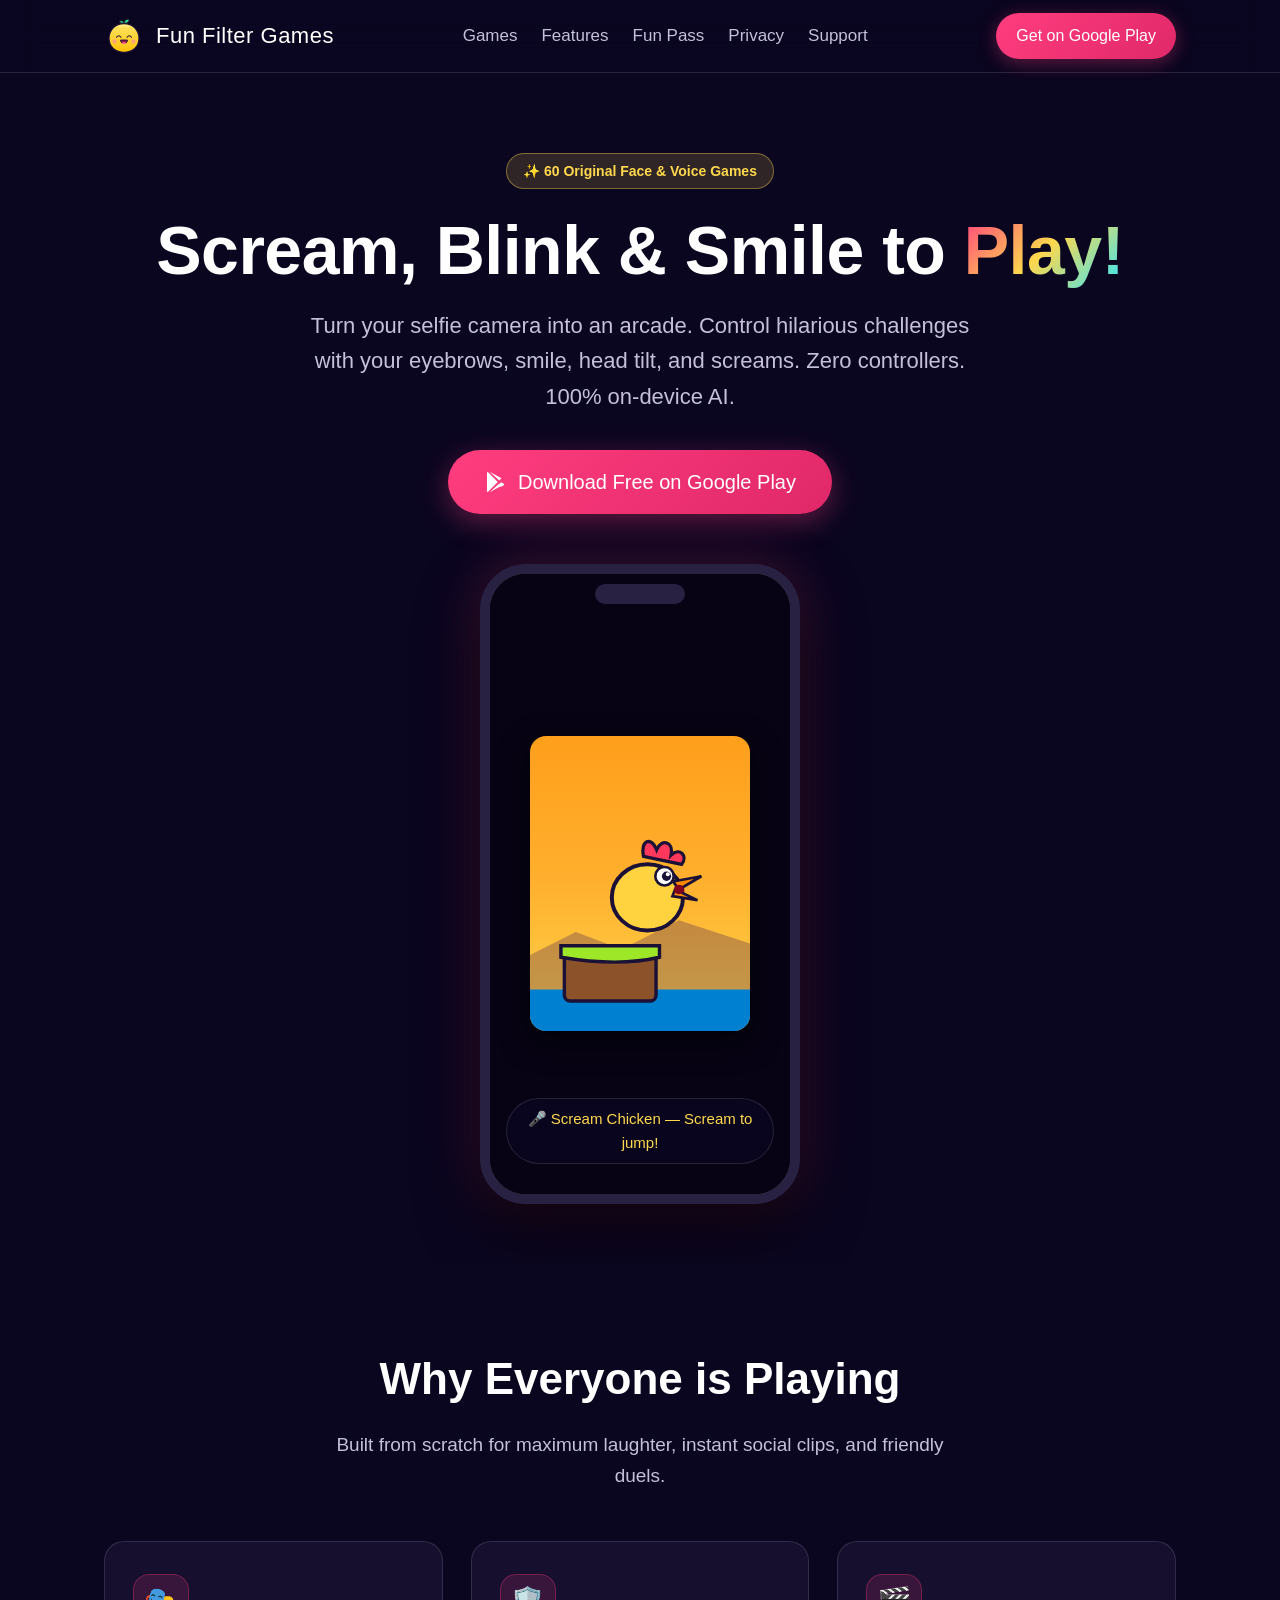
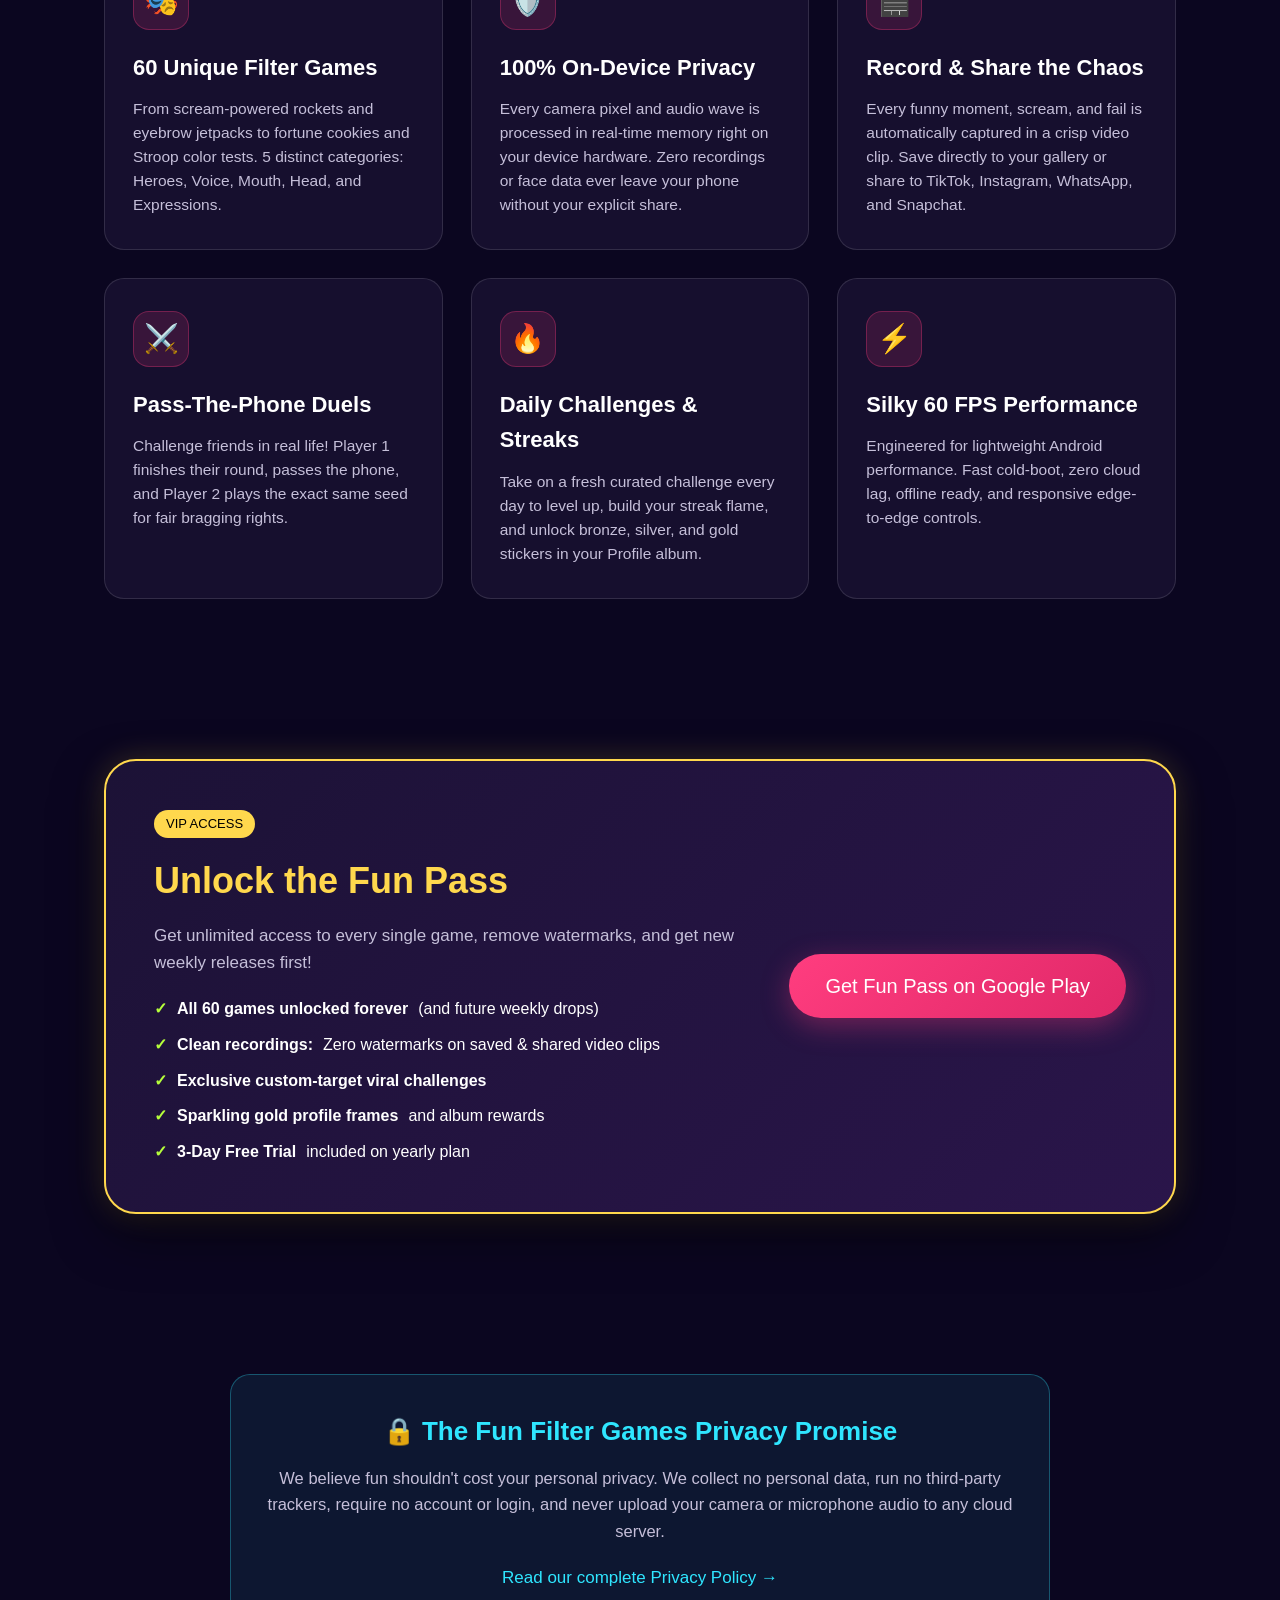
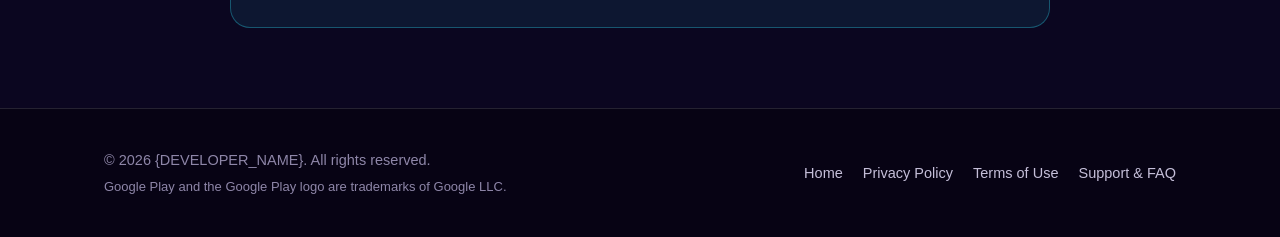
<file: index.html>
<!DOCTYPE html>
<html lang="en">
<head>
  <meta charset="utf-8">
  <meta name="viewport" content="width=device-width, initial-scale=1">
  <title>Fun Filter Games — 60 Hilarious Face & Voice Filter Games</title>
  <meta name="description" content="Scream, blink & smile to play 60 hilarious face filter games on Android. Real-time on-device AI camera games. Record clips & share the chaos!">
  
  <!-- Open Graph / Facebook -->
  <meta property="og:type" content="website">
  <meta property="og:url" content="https://naeemsabir1.github.io/fun-filter-games/">
  <meta property="og:title" content="Fun Filter Games — 60 Hilarious Face & Voice Games">
  <meta property="og:description" content="Scream, blink & smile to play 60 hilarious face filter games! 100% on-device privacy. Record and share!">
  <meta property="og:image" content="https://naeemsabir1.github.io/fun-filter-games/og-image.png">

  <!-- Twitter -->
  <meta property="twitter:card" content="summary_large_image">
  <meta property="twitter:url" content="https://naeemsabir1.github.io/fun-filter-games/">
  <meta property="twitter:title" content="Fun Filter Games — 60 Hilarious Face & Voice Games">
  <meta property="twitter:description" content="Scream, blink & smile to play 60 hilarious face filter games! 100% on-device privacy. Record and share!">
  <meta property="twitter:image" content="https://naeemsabir1.github.io/fun-filter-games/og-image.png">

  <link rel="stylesheet" href="css/style.css">
  <link rel="icon" type="image/svg+xml" href="assets/common/boop_smile.svg">
</head>
<body>

  <!-- Navigation -->
  <header>
    <div class="container nav-wrap">
      <a href="./" class="brand">
        <img src="assets/common/boop_smile.svg" alt="Boop Mascot">
        <span>Fun Filter Games</span>
      </a>
      <nav class="nav-links">
        <a href="#games">Games</a>
        <a href="#features">Features</a>
        <a href="#pass">Fun Pass</a>
        <a href="privacy/">Privacy</a>
        <a href="support/">Support</a>
      </nav>
      <a href="https://play.google.com/store/apps/details?id=com.funfiltergames.app" class="nav-btn" target="_blank" rel="noopener">
        <span>Get on Google Play</span>
      </a>
    </div>
  </header>

  <!-- Hero Section -->
  <section class="hero">
    <div class="container">
      <div class="hero-badge">✨ 60 Original Face & Voice Games</div>
      <h1>Scream, Blink &amp; Smile to <span class="gradient">Play!</span></h1>
      <p class="lead">Turn your selfie camera into an arcade. Control hilarious challenges with your eyebrows, smile, head tilt, and screams. Zero controllers. 100% on-device AI.</p>
      
      <div class="hero-cta">
        <a href="https://play.google.com/store/apps/details?id=com.funfiltergames.app" class="btn-primary" target="_blank" rel="noopener">
          <svg width="24" height="24" viewBox="0 0 24 24" fill="currentColor"><path d="M3.609 1.814L13.792 12 3.61 22.186a2.03 2.03 0 0 1-.61-1.464V3.278c0-.568.225-1.092.609-1.464zm11.606 11.609l2.253 2.253-11.77 6.643 9.517-8.896zm0-2.846L5.698 1.682l11.77 6.643-2.253 2.252zm1.423 1.423l2.844 1.605c.875.494.875 1.306 0 1.8l-2.844 1.605-2.015-2.01 2.015-2remz"/></svg>
          <span>Download Free on Google Play</span>
        </a>
      </div>

      <!-- Phone Mockup with 3 Game Highlights -->
      <div class="mockup-wrap">
        <div class="phone-mockup">
          <div class="phone-notch"></div>
          <div class="mockup-screen">
            <div class="mockup-carousel" id="mockupCarousel">
              <div class="mockup-slide">
                <img src="assets/covers/scream-chicken.svg" alt="Scream Chicken Cover">
                <div class="mockup-caption">🎤 Scream Chicken — Scream to jump!</div>
              </div>
              <div class="mockup-slide">
                <img src="assets/covers/pizza-rain.svg" alt="Pizza Rain Cover">
                <div class="mockup-caption">🍕 Pizza Rain — Open wide to eat!</div>
              </div>
              <div class="mockup-slide">
                <img src="assets/covers/blink-bird.svg" alt="Blink Bird Cover">
                <div class="mockup-caption">👀 Blink Bird — Blink to flap!</div>
              </div>
            </div>
          </div>
        </div>
      </div>
    </div>
  </section>

  <!-- Features Grid -->
  <section class="section" id="features">
    <div class="container">
      <h2 class="section-title">Why Everyone is Playing</h2>
      <p class="section-sub">Built from scratch for maximum laughter, instant social clips, and friendly duels.</p>
      
      <div class="grid-3">
        <div class="feature-card">
          <div class="feature-icon">🎭</div>
          <h3>60 Unique Filter Games</h3>
          <p>From scream-powered rockets and eyebrow jetpacks to fortune cookies and Stroop color tests. 5 distinct categories: Heroes, Voice, Mouth, Head, and Expressions.</p>
        </div>

        <div class="feature-card">
          <div class="feature-icon">🛡️</div>
          <h3>100% On-Device Privacy</h3>
          <p>Every camera pixel and audio wave is processed in real-time memory right on your device hardware. Zero recordings or face data ever leave your phone without your explicit share.</p>
        </div>

        <div class="feature-card">
          <div class="feature-icon">🎬</div>
          <h3>Record &amp; Share the Chaos</h3>
          <p>Every funny moment, scream, and fail is automatically captured in a crisp video clip. Save directly to your gallery or share to TikTok, Instagram, WhatsApp, and Snapchat.</p>
        </div>

        <div class="feature-card">
          <div class="feature-icon">⚔️</div>
          <h3>Pass-The-Phone Duels</h3>
          <p>Challenge friends in real life! Player 1 finishes their round, passes the phone, and Player 2 plays the exact same seed for fair bragging rights.</p>
        </div>

        <div class="feature-card">
          <div class="feature-icon">🔥</div>
          <h3>Daily Challenges &amp; Streaks</h3>
          <p>Take on a fresh curated challenge every day to level up, build your streak flame, and unlock bronze, silver, and gold stickers in your Profile album.</p>
        </div>

        <div class="feature-card">
          <div class="feature-icon">⚡</div>
          <h3>Silky 60 FPS Performance</h3>
          <p>Engineered for lightweight Android performance. Fast cold-boot, zero cloud lag, offline ready, and responsive edge-to-edge controls.</p>
        </div>
      </div>
    </div>
  </section>

  <!-- Fun Pass Section -->
  <section class="section" id="pass">
    <div class="container">
      <div class="pass-box">
        <div class="pass-info">
          <span class="badge">VIP ACCESS</span>
          <h2>Unlock the Fun Pass</h2>
          <p>Get unlimited access to every single game, remove watermarks, and get new weekly releases first!</p>
          <ul class="pass-perks">
            <li><span class="check">✓</span> <strong>All 60 games unlocked forever</strong> (and future weekly drops)</li>
            <li><span class="check">✓</span> <strong>Clean recordings:</strong> Zero watermarks on saved &amp; shared video clips</li>
            <li><span class="check">✓</span> <strong>Exclusive custom-target viral challenges</strong></li>
            <li><span class="check">✓</span> <strong>Sparkling gold profile frames</strong> and album rewards</li>
            <li><span class="check">✓</span> <strong>3-Day Free Trial</strong> included on yearly plan</li>
          </ul>
        </div>
        <div>
          <a href="https://play.google.com/store/apps/details?id=com.funfiltergames.app" class="btn-primary" target="_blank" rel="noopener">
            <span>Get Fun Pass on Google Play</span>
          </a>
        </div>
      </div>
    </div>
  </section>

  <!-- Privacy Promise Section -->
  <section class="section">
    <div class="container">
      <div class="privacy-banner">
        <h3>🔒 The Fun Filter Games Privacy Promise</h3>
        <p>We believe fun shouldn't cost your personal privacy. We collect no personal data, run no third-party trackers, require no account or login, and never upload your camera or microphone audio to any cloud server.</p>
        <a href="privacy/">Read our complete Privacy Policy →</a>
      </div>
    </div>
  </section>

  <!-- Footer -->
  <footer>
    <div class="container footer-wrap">
      <div>
        <p>© 2026 {DEVELOPER_NAME}. All rights reserved.</p>
        <p style="font-size:13px; margin-top:4px;">Google Play and the Google Play logo are trademarks of Google LLC.</p>
      </div>
      <div class="footer-links">
        <a href="./">Home</a>
        <a href="privacy/">Privacy Policy</a>
        <a href="terms/">Terms of Use</a>
        <a href="support/">Support &amp; FAQ</a>
      </div>
    </div>
  </footer>

  <script>
    // Simple phone mockup animation cycling through the 3 hero games
    let currentSlide = 0;
    const carousel = document.getElementById('mockupCarousel');
    if (carousel) {
      setInterval(() => {
        currentSlide = (currentSlide + 1) % 3;
        carousel.style.transform = `translateX(-${currentSlide * 100}%)`;
      }, 3500);
    }
  </script>
</body>
</html>
</file>
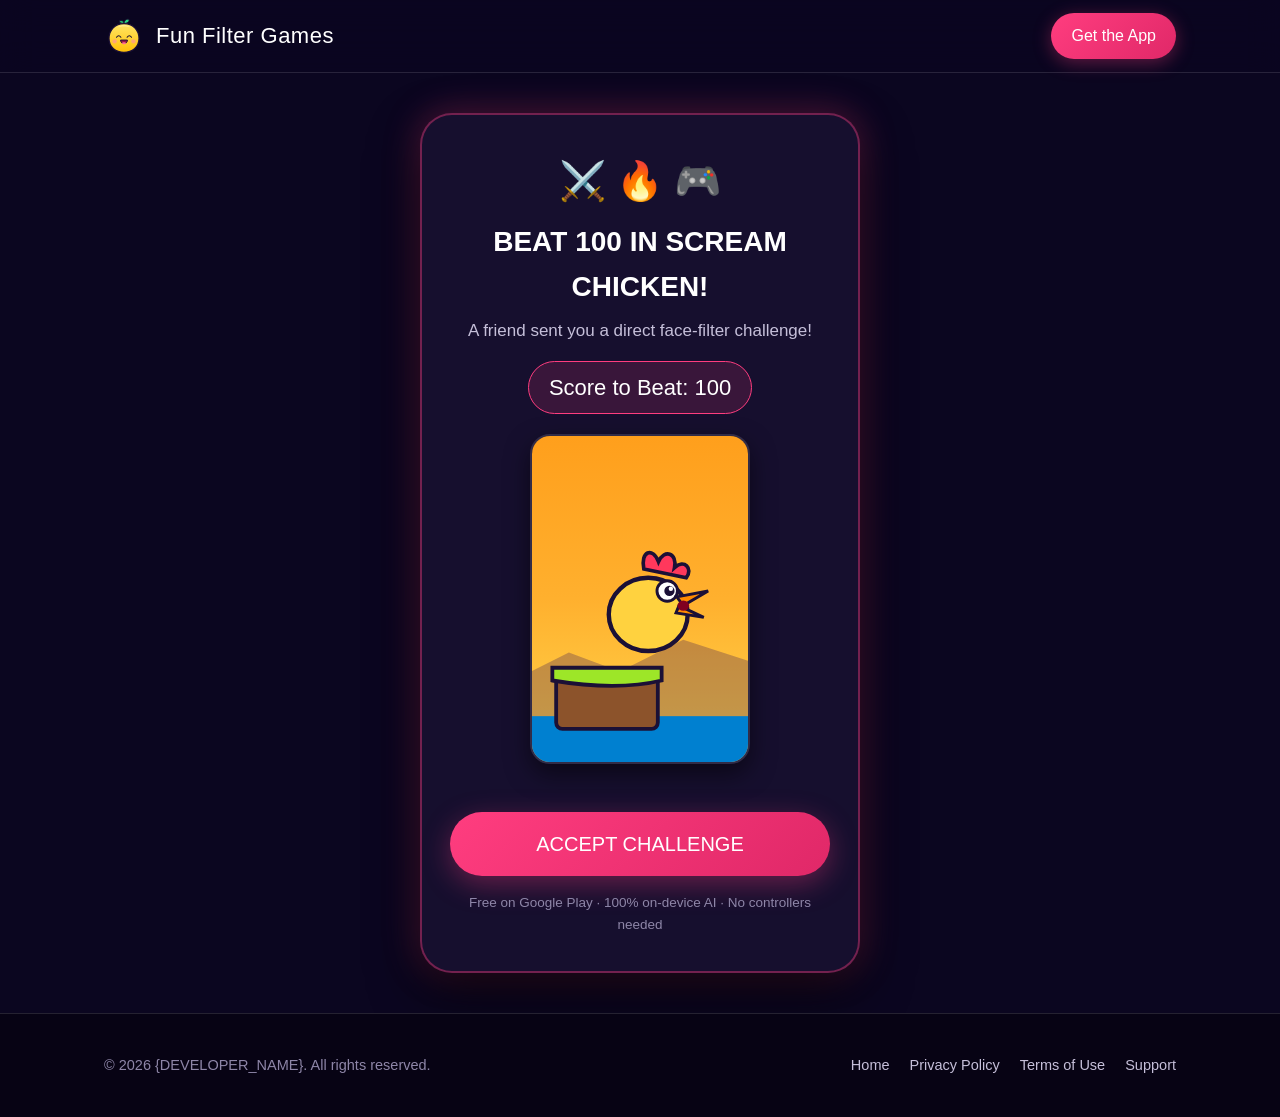
<file: c/index.html>
<!DOCTYPE html>
<html lang="en">
<head>
  <meta charset="utf-8">
  <meta name="viewport" content="width=device-width, initial-scale=1">
  <title>Can You Beat Me? — Fun Filter Games Challenge</title>
  <meta name="description" content="A friend has challenged you to beat their score in Fun Filter Games! Play for free on Google Play.">
  <link rel="stylesheet" href="../css/style.css">
  <link rel="icon" type="image/svg+xml" href="../assets/common/boop_smile.svg">
</head>
<body>

  <!-- Navigation -->
  <header>
    <div class="container nav-wrap">
      <a href="../" class="brand">
        <img src="../assets/common/boop_smile.svg" alt="Boop Mascot">
        <span>Fun Filter Games</span>
      </a>
      <a href="https://play.google.com/store/apps/details?id=com.funfiltergames.app" class="nav-btn" target="_blank" rel="noopener">
        <span>Get the App</span>
      </a>
    </div>
  </header>

  <main class="challenge-wrap">
    <div class="challenge-card">
      <div style="font-size:38px; margin-bottom:8px;">⚔️ 🔥 🎮</div>
      <h1 class="challenge-title" id="challengeTitle">CAN YOU BEAT ME?</h1>
      <p style="color:var(--ink-dim); margin-bottom:16px;">A friend sent you a direct face-filter challenge!</p>

      <div class="challenge-score-box" id="scoreBadge">
        Score to Beat: <span id="targetScore">100</span>
      </div>

      <div>
        <img src="../assets/covers/scream-chicken.svg" alt="Game Cover" class="challenge-cover" id="gameCover">
      </div>

      <div style="margin-top:20px;">
        <a href="https://play.google.com/store/apps/details?id=com.funfiltergames.app" class="btn-primary" id="playBtn" style="width:100%;" target="_blank" rel="noopener">
          <span>ACCEPT CHALLENGE</span>
        </a>
      </div>

      <p style="color:var(--ink-muted); font-size:13.5px; margin-top:16px;">
        Free on Google Play · 100% on-device AI · No controllers needed
      </p>
    </div>
  </main>

  <!-- Footer -->
  <footer>
    <div class="container footer-wrap">
      <div>
        <p>© 2026 {DEVELOPER_NAME}. All rights reserved.</p>
      </div>
      <div class="footer-links">
        <a href="../">Home</a>
        <a href="../privacy/">Privacy Policy</a>
        <a href="../terms/">Terms of Use</a>
        <a href="../support/">Support</a>
      </div>
    </div>
  </footer>

  <script>
    // Parse query params g (gameId), s (targetScore), k (seed) per A11.3
    const params = new URLSearchParams(window.location.search);
    const gameId = (params.get('g') || 'scream-chicken').toLowerCase().replace(/[^a-z0-9_-]/g, '');
    const score = parseInt(params.get('s') || '100', 10);
    const seed = parseInt(params.get('k') || '42', 10);

    // Format game title from id (e.g. scream-chicken -> Scream Chicken)
    const formattedName = gameId.split('-').map(w => w.charAt(0).toUpperCase() + w.slice(1)).join(' ');

    document.getElementById('challengeTitle').textContent = `BEAT ${score} IN ${formattedName.toUpperCase()}!`;
    document.getElementById('targetScore').textContent = score;

    const coverImg = document.getElementById('gameCover');
    coverImg.src = `../assets/covers/${gameId}.svg`;
    coverImg.alt = formattedName;
    coverImg.onerror = () => {
      coverImg.src = '../assets/covers/scream-chicken.svg';
    };

    // Google Play install referrer with campaign parameters per A11.3
    const playUrl = `https://play.google.com/store/apps/details?id=com.funfiltergames.app&referrer=utm_source%3Dchallenge%26utm_content%3D${gameId}_${score}_${seed}`;
    document.getElementById('playBtn').href = playUrl;
  </script>
</body>
</html>
</file>
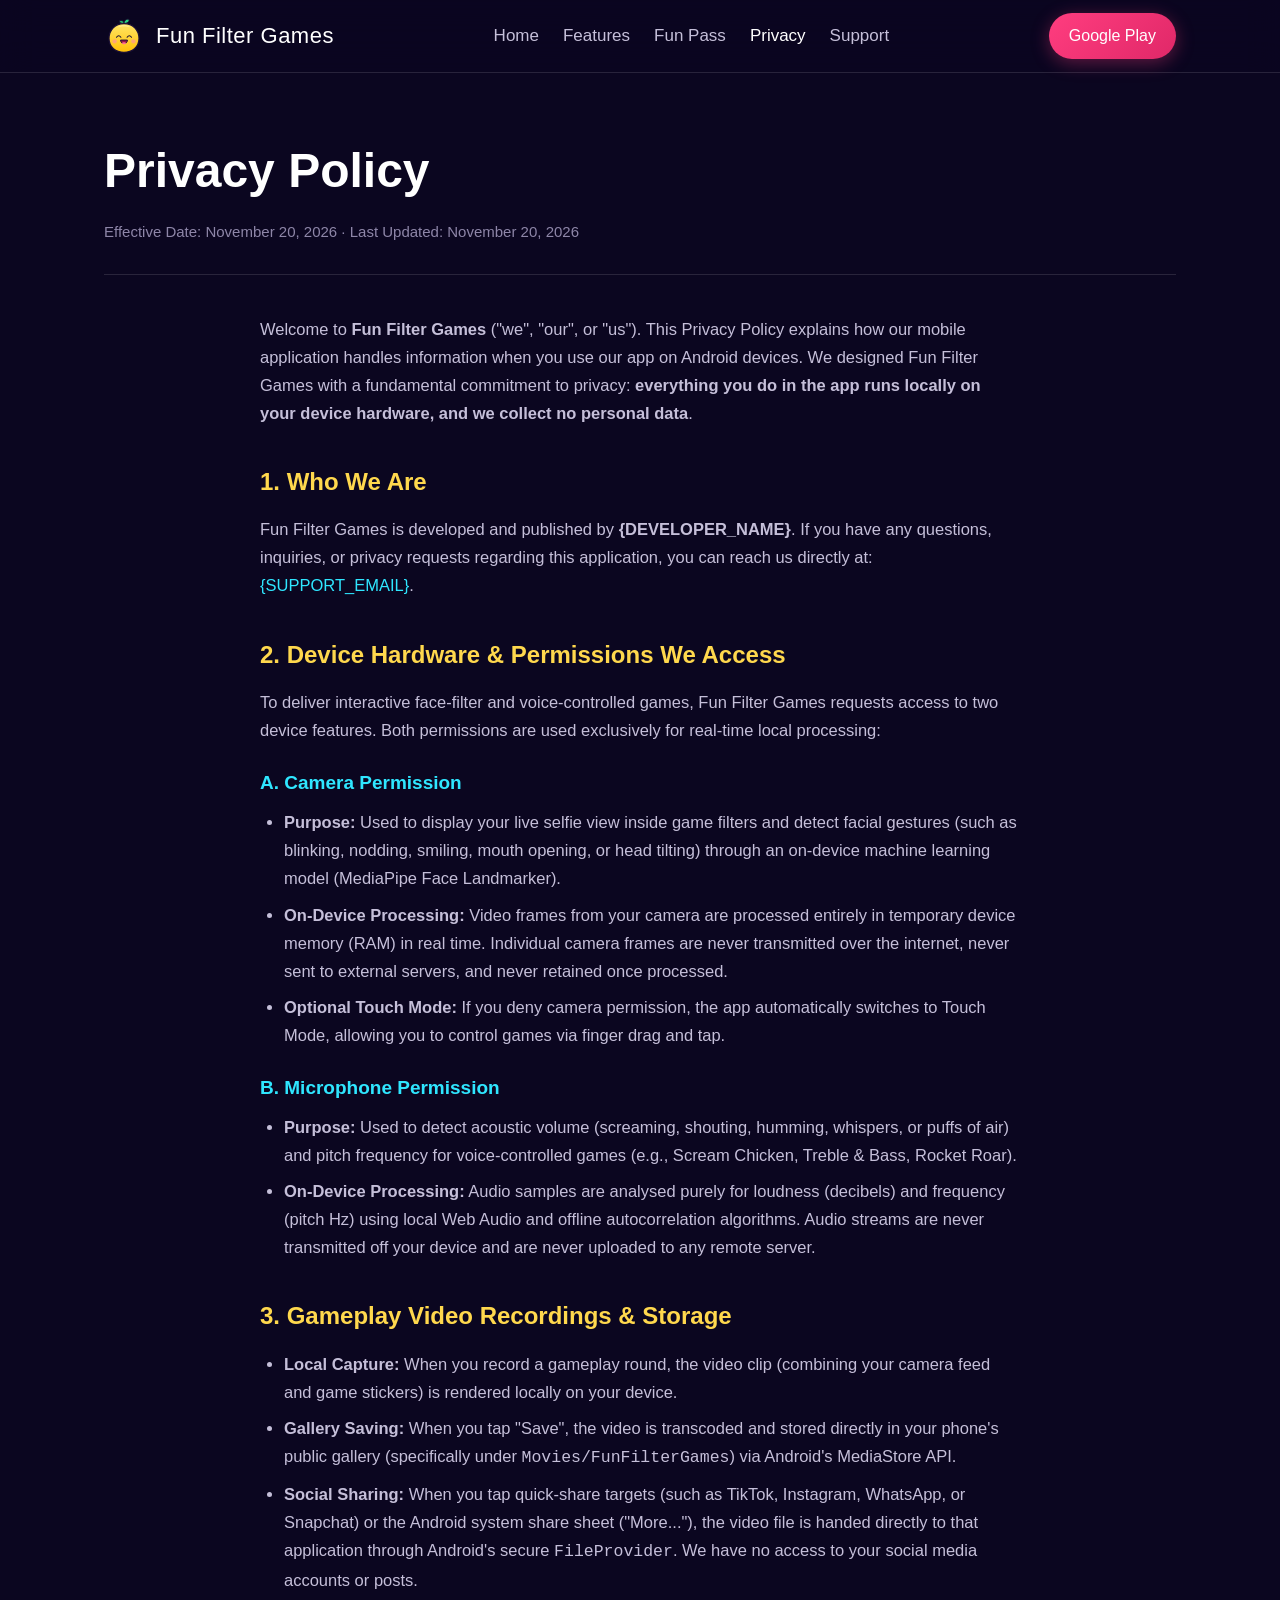
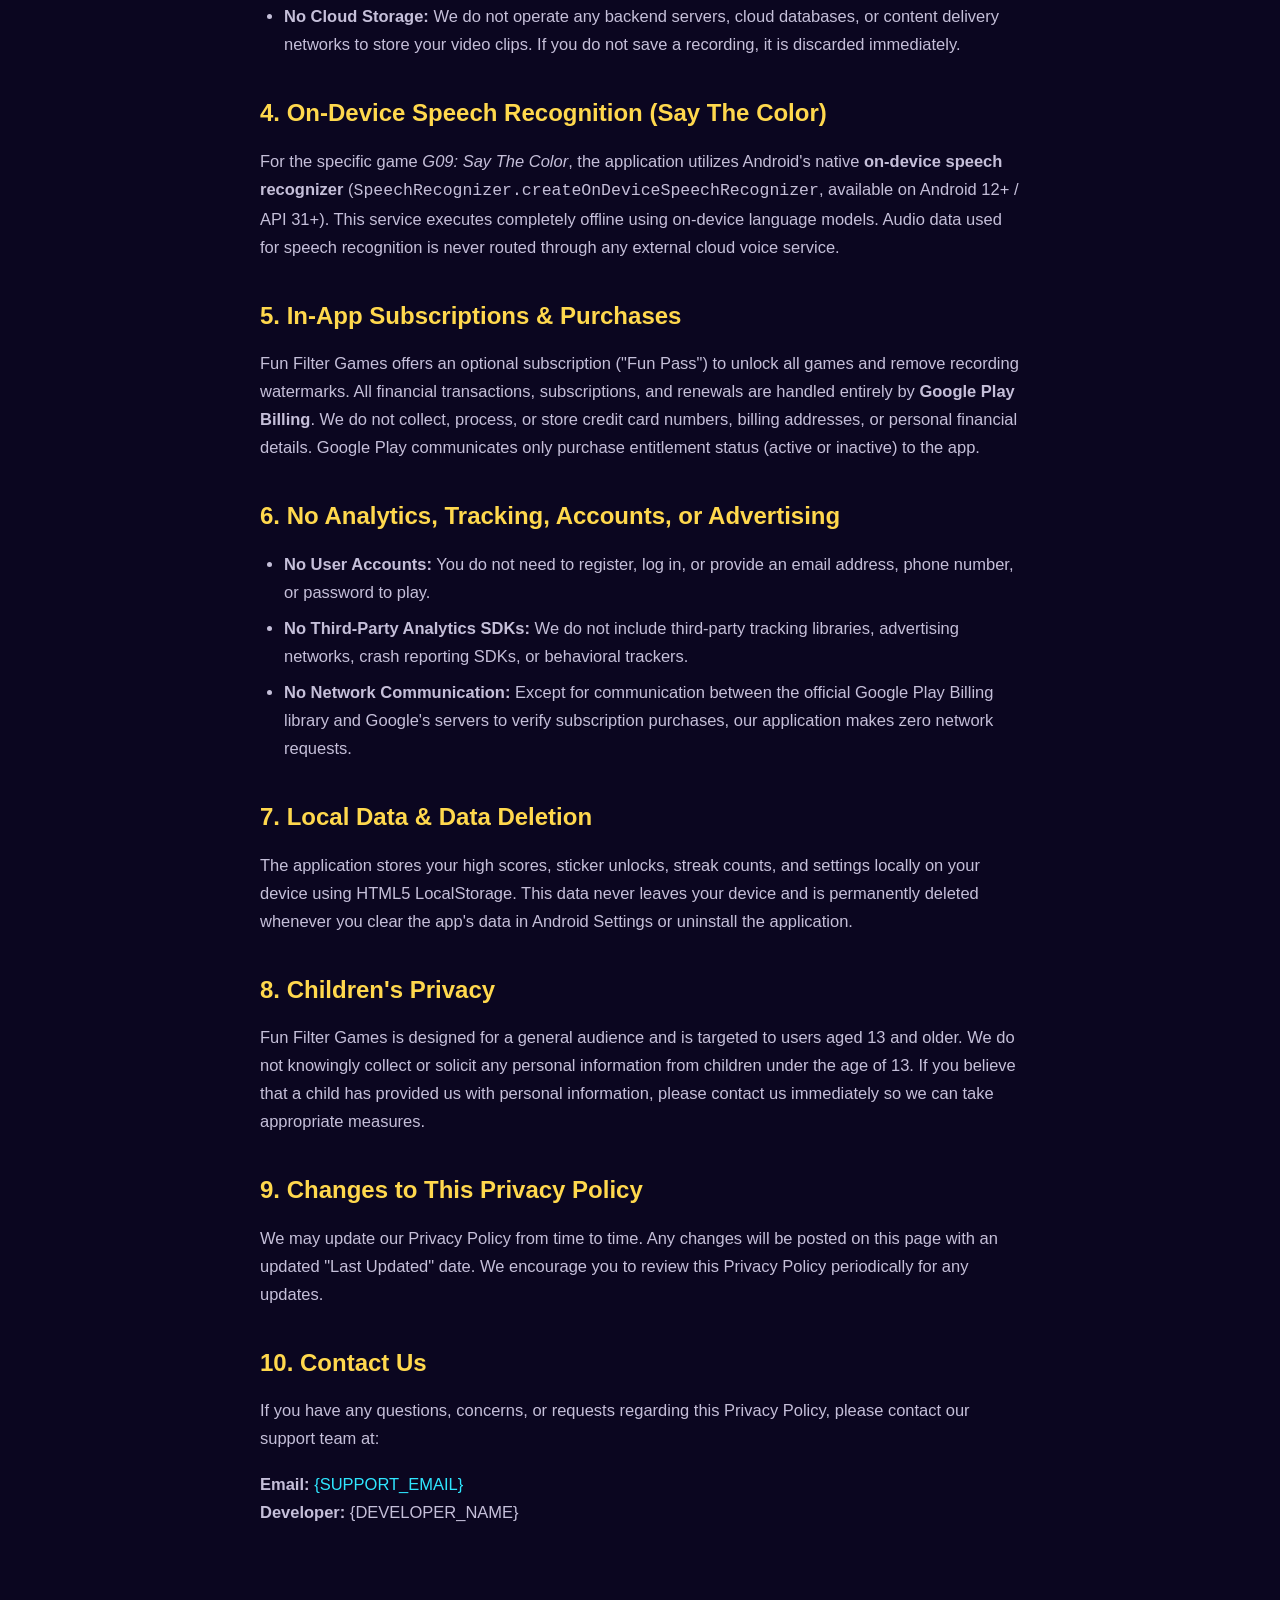
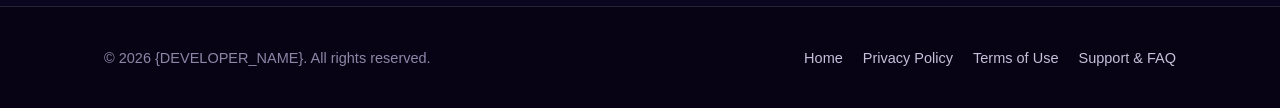
<file: privacy/index.html>
<!DOCTYPE html>
<html lang="en">
<head>
  <meta charset="utf-8">
  <meta name="viewport" content="width=device-width, initial-scale=1">
  <title>Privacy Policy — Fun Filter Games</title>
  <meta name="description" content="Official Privacy Policy for Fun Filter Games. We believe in 100% on-device processing with zero data collection and zero cloud uploads.">
  <link rel="stylesheet" href="../css/style.css">
  <link rel="icon" type="image/svg+xml" href="../assets/common/boop_smile.svg">
</head>
<body>

  <!-- Navigation -->
  <header>
    <div class="container nav-wrap">
      <a href="../" class="brand">
        <img src="../assets/common/boop_smile.svg" alt="Boop Mascot">
        <span>Fun Filter Games</span>
      </a>
      <nav class="nav-links">
        <a href="../">Home</a>
        <a href="../#features">Features</a>
        <a href="../#pass">Fun Pass</a>
        <a href="./" style="color:var(--ink);">Privacy</a>
        <a href="../support/">Support</a>
      </nav>
      <a href="https://play.google.com/store/apps/details?id=com.funfiltergames.app" class="nav-btn" target="_blank" rel="noopener">
        <span>Google Play</span>
      </a>
    </div>
  </header>

  <main class="container">
    <div class="page-header">
      <h1>Privacy Policy</h1>
      <p class="meta">Effective Date: November 20, 2026 · Last Updated: November 20, 2026</p>
    </div>

    <div class="content-body">
      <p>Welcome to <strong>Fun Filter Games</strong> ("we", "our", or "us"). This Privacy Policy explains how our mobile application handles information when you use our app on Android devices. We designed Fun Filter Games with a fundamental commitment to privacy: <strong>everything you do in the app runs locally on your device hardware, and we collect no personal data</strong>.</p>

      <h2>1. Who We Are</h2>
      <p>Fun Filter Games is developed and published by <strong>{DEVELOPER_NAME}</strong>. If you have any questions, inquiries, or privacy requests regarding this application, you can reach us directly at: <a href="mailto:{SUPPORT_EMAIL}">{SUPPORT_EMAIL}</a>.</p>

      <h2>2. Device Hardware &amp; Permissions We Access</h2>
      <p>To deliver interactive face-filter and voice-controlled games, Fun Filter Games requests access to two device features. Both permissions are used exclusively for real-time local processing:</p>
      
      <h3>A. Camera Permission</h3>
      <ul>
        <li><strong>Purpose:</strong> Used to display your live selfie view inside game filters and detect facial gestures (such as blinking, nodding, smiling, mouth opening, or head tilting) through an on-device machine learning model (MediaPipe Face Landmarker).</li>
        <li><strong>On-Device Processing:</strong> Video frames from your camera are processed entirely in temporary device memory (RAM) in real time. Individual camera frames are never transmitted over the internet, never sent to external servers, and never retained once processed.</li>
        <li><strong>Optional Touch Mode:</strong> If you deny camera permission, the app automatically switches to Touch Mode, allowing you to control games via finger drag and tap.</li>
      </ul>

      <h3>B. Microphone Permission</h3>
      <ul>
        <li><strong>Purpose:</strong> Used to detect acoustic volume (screaming, shouting, humming, whispers, or puffs of air) and pitch frequency for voice-controlled games (e.g., Scream Chicken, Treble &amp; Bass, Rocket Roar).</li>
        <li><strong>On-Device Processing:</strong> Audio samples are analysed purely for loudness (decibels) and frequency (pitch Hz) using local Web Audio and offline autocorrelation algorithms. Audio streams are never transmitted off your device and are never uploaded to any remote server.</li>
      </ul>

      <h2>3. Gameplay Video Recordings &amp; Storage</h2>
      <ul>
        <li><strong>Local Capture:</strong> When you record a gameplay round, the video clip (combining your camera feed and game stickers) is rendered locally on your device.</li>
        <li><strong>Gallery Saving:</strong> When you tap "Save", the video is transcoded and stored directly in your phone's public gallery (specifically under <code>Movies/FunFilterGames</code>) via Android's MediaStore API.</li>
        <li><strong>Social Sharing:</strong> When you tap quick-share targets (such as TikTok, Instagram, WhatsApp, or Snapchat) or the Android system share sheet ("More..."), the video file is handed directly to that application through Android's secure <code>FileProvider</code>. We have no access to your social media accounts or posts.</li>
        <li><strong>No Cloud Storage:</strong> We do not operate any backend servers, cloud databases, or content delivery networks to store your video clips. If you do not save a recording, it is discarded immediately.</li>
      </ul>

      <h2>4. On-Device Speech Recognition (Say The Color)</h2>
      <p>For the specific game <em>G09: Say The Color</em>, the application utilizes Android's native <strong>on-device speech recognizer</strong> (<code>SpeechRecognizer.createOnDeviceSpeechRecognizer</code>, available on Android 12+ / API 31+). This service executes completely offline using on-device language models. Audio data used for speech recognition is never routed through any external cloud voice service.</p>

      <h2>5. In-App Subscriptions &amp; Purchases</h2>
      <p>Fun Filter Games offers an optional subscription ("Fun Pass") to unlock all games and remove recording watermarks. All financial transactions, subscriptions, and renewals are handled entirely by <strong>Google Play Billing</strong>. We do not collect, process, or store credit card numbers, billing addresses, or personal financial details. Google Play communicates only purchase entitlement status (active or inactive) to the app.</p>

      <h2>6. No Analytics, Tracking, Accounts, or Advertising</h2>
      <ul>
        <li><strong>No User Accounts:</strong> You do not need to register, log in, or provide an email address, phone number, or password to play.</li>
        <li><strong>No Third-Party Analytics SDKs:</strong> We do not include third-party tracking libraries, advertising networks, crash reporting SDKs, or behavioral trackers.</li>
        <li><strong>No Network Communication:</strong> Except for communication between the official Google Play Billing library and Google's servers to verify subscription purchases, our application makes zero network requests.</li>
      </ul>

      <h2>7. Local Data &amp; Data Deletion</h2>
      <p>The application stores your high scores, sticker unlocks, streak counts, and settings locally on your device using HTML5 LocalStorage. This data never leaves your device and is permanently deleted whenever you clear the app's data in Android Settings or uninstall the application.</p>

      <h2>8. Children's Privacy</h2>
      <p>Fun Filter Games is designed for a general audience and is targeted to users aged 13 and older. We do not knowingly collect or solicit any personal information from children under the age of 13. If you believe that a child has provided us with personal information, please contact us immediately so we can take appropriate measures.</p>

      <h2>9. Changes to This Privacy Policy</h2>
      <p>We may update our Privacy Policy from time to time. Any changes will be posted on this page with an updated "Last Updated" date. We encourage you to review this Privacy Policy periodically for any updates.</p>

      <h2>10. Contact Us</h2>
      <p>If you have any questions, concerns, or requests regarding this Privacy Policy, please contact our support team at:</p>
      <p><strong>Email:</strong> <a href="mailto:{SUPPORT_EMAIL}">{SUPPORT_EMAIL}</a><br>
      <strong>Developer:</strong> {DEVELOPER_NAME}</p>
    </div>
  </main>

  <!-- Footer -->
  <footer>
    <div class="container footer-wrap">
      <div>
        <p>© 2026 {DEVELOPER_NAME}. All rights reserved.</p>
      </div>
      <div class="footer-links">
        <a href="../">Home</a>
        <a href="./">Privacy Policy</a>
        <a href="../terms/">Terms of Use</a>
        <a href="../support/">Support &amp; FAQ</a>
      </div>
    </div>
  </footer>

</body>
</html>
</file>
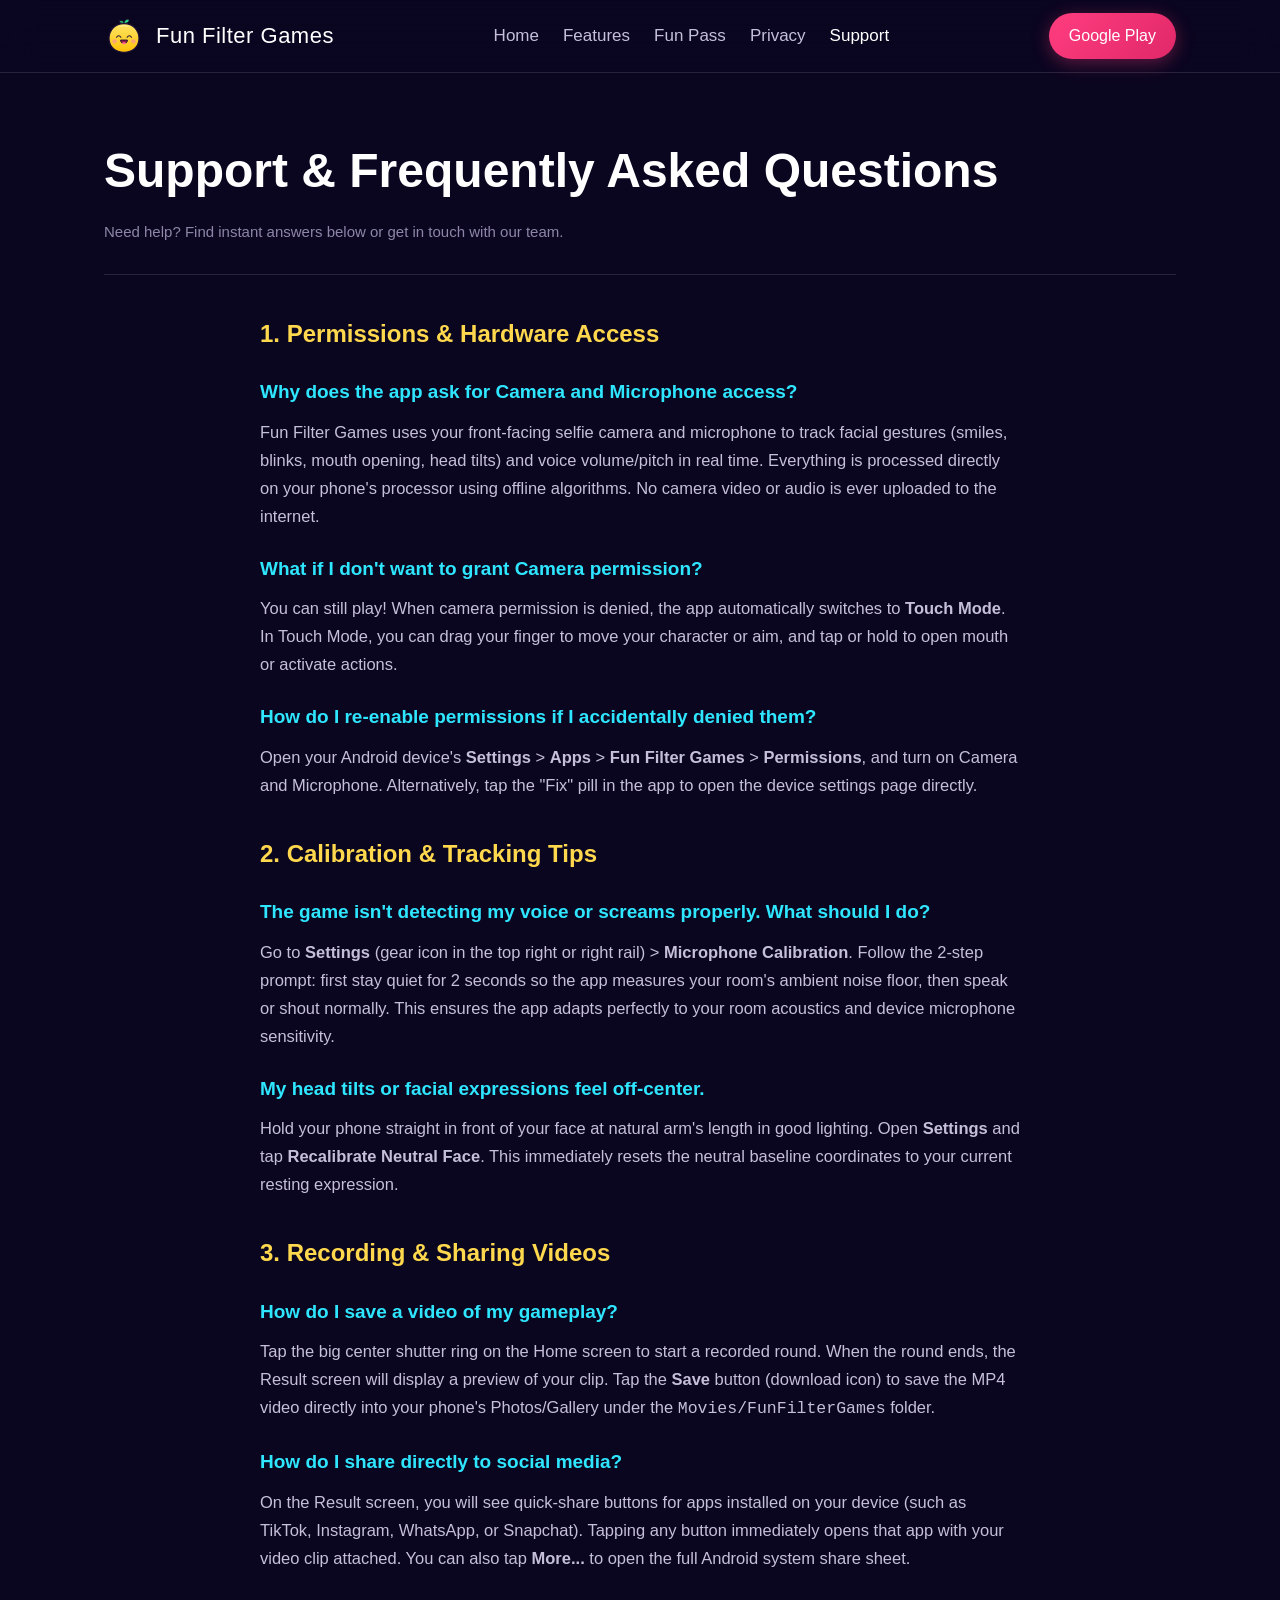
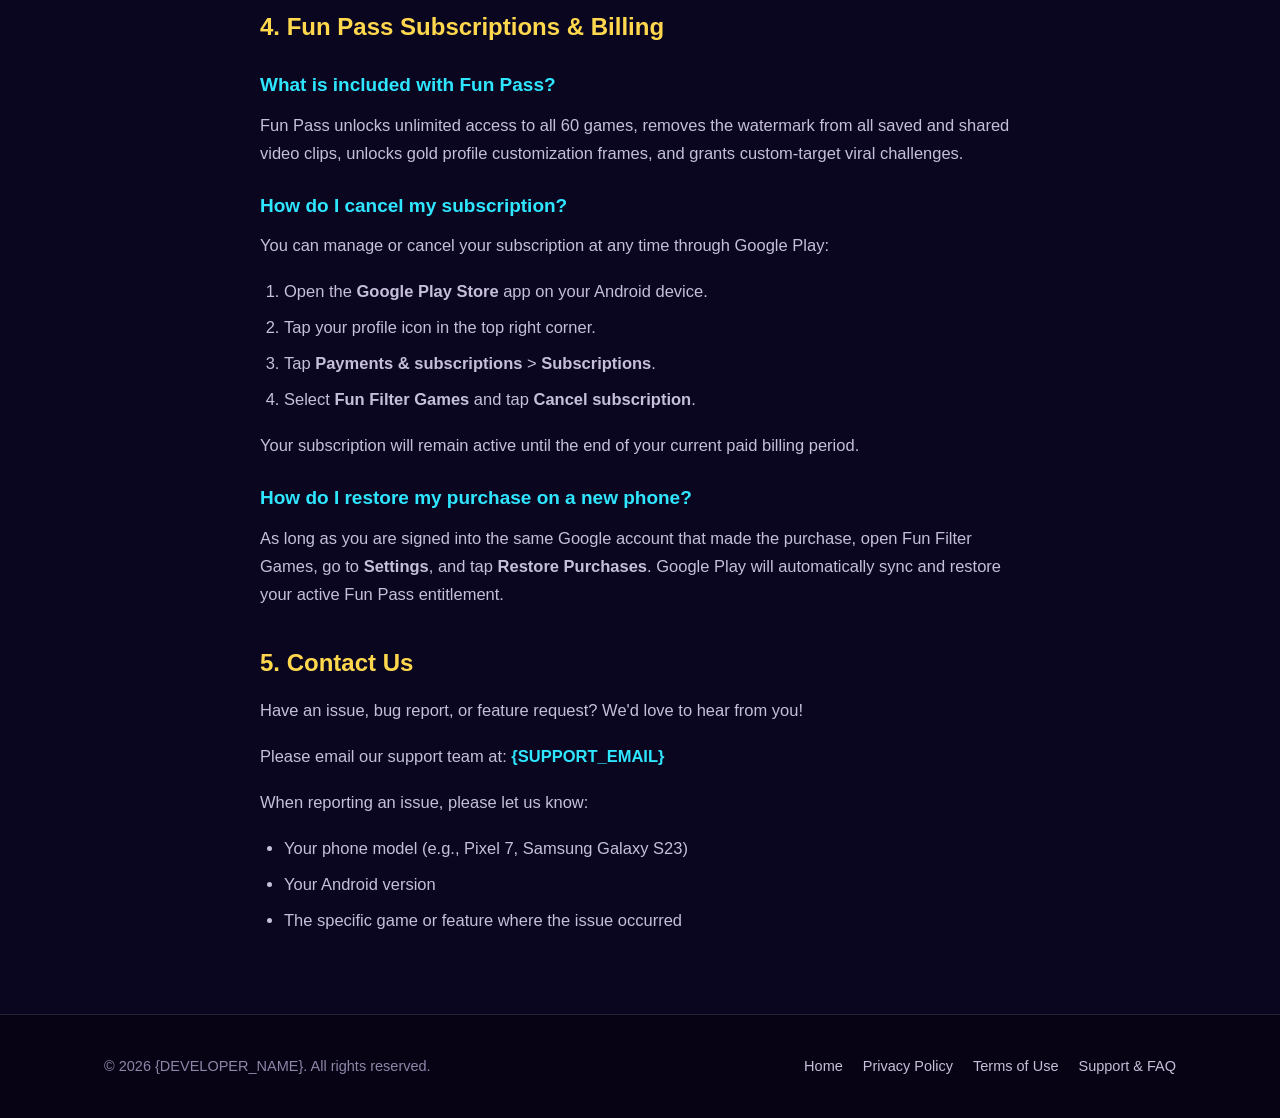
<file: support/index.html>
<!DOCTYPE html>
<html lang="en">
<head>
  <meta charset="utf-8">
  <meta name="viewport" content="width=device-width, initial-scale=1">
  <title>Support &amp; FAQ — Fun Filter Games</title>
  <meta name="description" content="Help Center and Frequently Asked Questions for Fun Filter Games. Learn about camera & mic permissions, calibration, video recording, Fun Pass subscriptions, and contact support.">
  <link rel="stylesheet" href="../css/style.css">
  <link rel="icon" type="image/svg+xml" href="../assets/common/boop_smile.svg">
</head>
<body>

  <!-- Navigation -->
  <header>
    <div class="container nav-wrap">
      <a href="../" class="brand">
        <img src="../assets/common/boop_smile.svg" alt="Boop Mascot">
        <span>Fun Filter Games</span>
      </a>
      <nav class="nav-links">
        <a href="../">Home</a>
        <a href="../#features">Features</a>
        <a href="../#pass">Fun Pass</a>
        <a href="../privacy/">Privacy</a>
        <a href="./" style="color:var(--ink);">Support</a>
      </nav>
      <a href="https://play.google.com/store/apps/details?id=com.funfiltergames.app" class="nav-btn" target="_blank" rel="noopener">
        <span>Google Play</span>
      </a>
    </div>
  </header>

  <main class="container">
    <div class="page-header">
      <h1>Support &amp; Frequently Asked Questions</h1>
      <p class="meta">Need help? Find instant answers below or get in touch with our team.</p>
    </div>

    <div class="content-body">
      <h2>1. Permissions &amp; Hardware Access</h2>
      
      <h3>Why does the app ask for Camera and Microphone access?</h3>
      <p>Fun Filter Games uses your front-facing selfie camera and microphone to track facial gestures (smiles, blinks, mouth opening, head tilts) and voice volume/pitch in real time. Everything is processed directly on your phone's processor using offline algorithms. No camera video or audio is ever uploaded to the internet.</p>

      <h3>What if I don't want to grant Camera permission?</h3>
      <p>You can still play! When camera permission is denied, the app automatically switches to <strong>Touch Mode</strong>. In Touch Mode, you can drag your finger to move your character or aim, and tap or hold to open mouth or activate actions.</p>

      <h3>How do I re-enable permissions if I accidentally denied them?</h3>
      <p>Open your Android device's <strong>Settings</strong> &gt; <strong>Apps</strong> &gt; <strong>Fun Filter Games</strong> &gt; <strong>Permissions</strong>, and turn on Camera and Microphone. Alternatively, tap the "Fix" pill in the app to open the device settings page directly.</p>

      <h2>2. Calibration &amp; Tracking Tips</h2>

      <h3>The game isn't detecting my voice or screams properly. What should I do?</h3>
      <p>Go to <strong>Settings</strong> (gear icon in the top right or right rail) &gt; <strong>Microphone Calibration</strong>. Follow the 2-step prompt: first stay quiet for 2 seconds so the app measures your room's ambient noise floor, then speak or shout normally. This ensures the app adapts perfectly to your room acoustics and device microphone sensitivity.</p>

      <h3>My head tilts or facial expressions feel off-center.</h3>
      <p>Hold your phone straight in front of your face at natural arm's length in good lighting. Open <strong>Settings</strong> and tap <strong>Recalibrate Neutral Face</strong>. This immediately resets the neutral baseline coordinates to your current resting expression.</p>

      <h2>3. Recording &amp; Sharing Videos</h2>

      <h3>How do I save a video of my gameplay?</h3>
      <p>Tap the big center shutter ring on the Home screen to start a recorded round. When the round ends, the Result screen will display a preview of your clip. Tap the <strong>Save</strong> button (download icon) to save the MP4 video directly into your phone's Photos/Gallery under the <code>Movies/FunFilterGames</code> folder.</p>

      <h3>How do I share directly to social media?</h3>
      <p>On the Result screen, you will see quick-share buttons for apps installed on your device (such as TikTok, Instagram, WhatsApp, or Snapchat). Tapping any button immediately opens that app with your video clip attached. You can also tap <strong>More...</strong> to open the full Android system share sheet.</p>

      <h2>4. Fun Pass Subscriptions &amp; Billing</h2>

      <h3>What is included with Fun Pass?</h3>
      <p>Fun Pass unlocks unlimited access to all 60 games, removes the watermark from all saved and shared video clips, unlocks gold profile customization frames, and grants custom-target viral challenges.</p>

      <h3>How do I cancel my subscription?</h3>
      <p>You can manage or cancel your subscription at any time through Google Play:</p>
      <ol>
        <li>Open the <strong>Google Play Store</strong> app on your Android device.</li>
        <li>Tap your profile icon in the top right corner.</li>
        <li>Tap <strong>Payments &amp; subscriptions</strong> &gt; <strong>Subscriptions</strong>.</li>
        <li>Select <strong>Fun Filter Games</strong> and tap <strong>Cancel subscription</strong>.</li>
      </ol>
      <p>Your subscription will remain active until the end of your current paid billing period.</p>

      <h3>How do I restore my purchase on a new phone?</h3>
      <p>As long as you are signed into the same Google account that made the purchase, open Fun Filter Games, go to <strong>Settings</strong>, and tap <strong>Restore Purchases</strong>. Google Play will automatically sync and restore your active Fun Pass entitlement.</p>

      <h2>5. Contact Us</h2>
      <p>Have an issue, bug report, or feature request? We'd love to hear from you!</p>
      <p>Please email our support team at: <a href="mailto:{SUPPORT_EMAIL}"><strong>{SUPPORT_EMAIL}</strong></a></p>
      <p>When reporting an issue, please let us know:
      <ul>
        <li>Your phone model (e.g., Pixel 7, Samsung Galaxy S23)</li>
        <li>Your Android version</li>
        <li>The specific game or feature where the issue occurred</li>
      </ul>
    </div>
  </main>

  <!-- Footer -->
  <footer>
    <div class="container footer-wrap">
      <div>
        <p>© 2026 {DEVELOPER_NAME}. All rights reserved.</p>
      </div>
      <div class="footer-links">
        <a href="../">Home</a>
        <a href="../privacy/">Privacy Policy</a>
        <a href="../terms/">Terms of Use</a>
        <a href="./">Support &amp; FAQ</a>
      </div>
    </div>
  </footer>

</body>
</html>
</file>
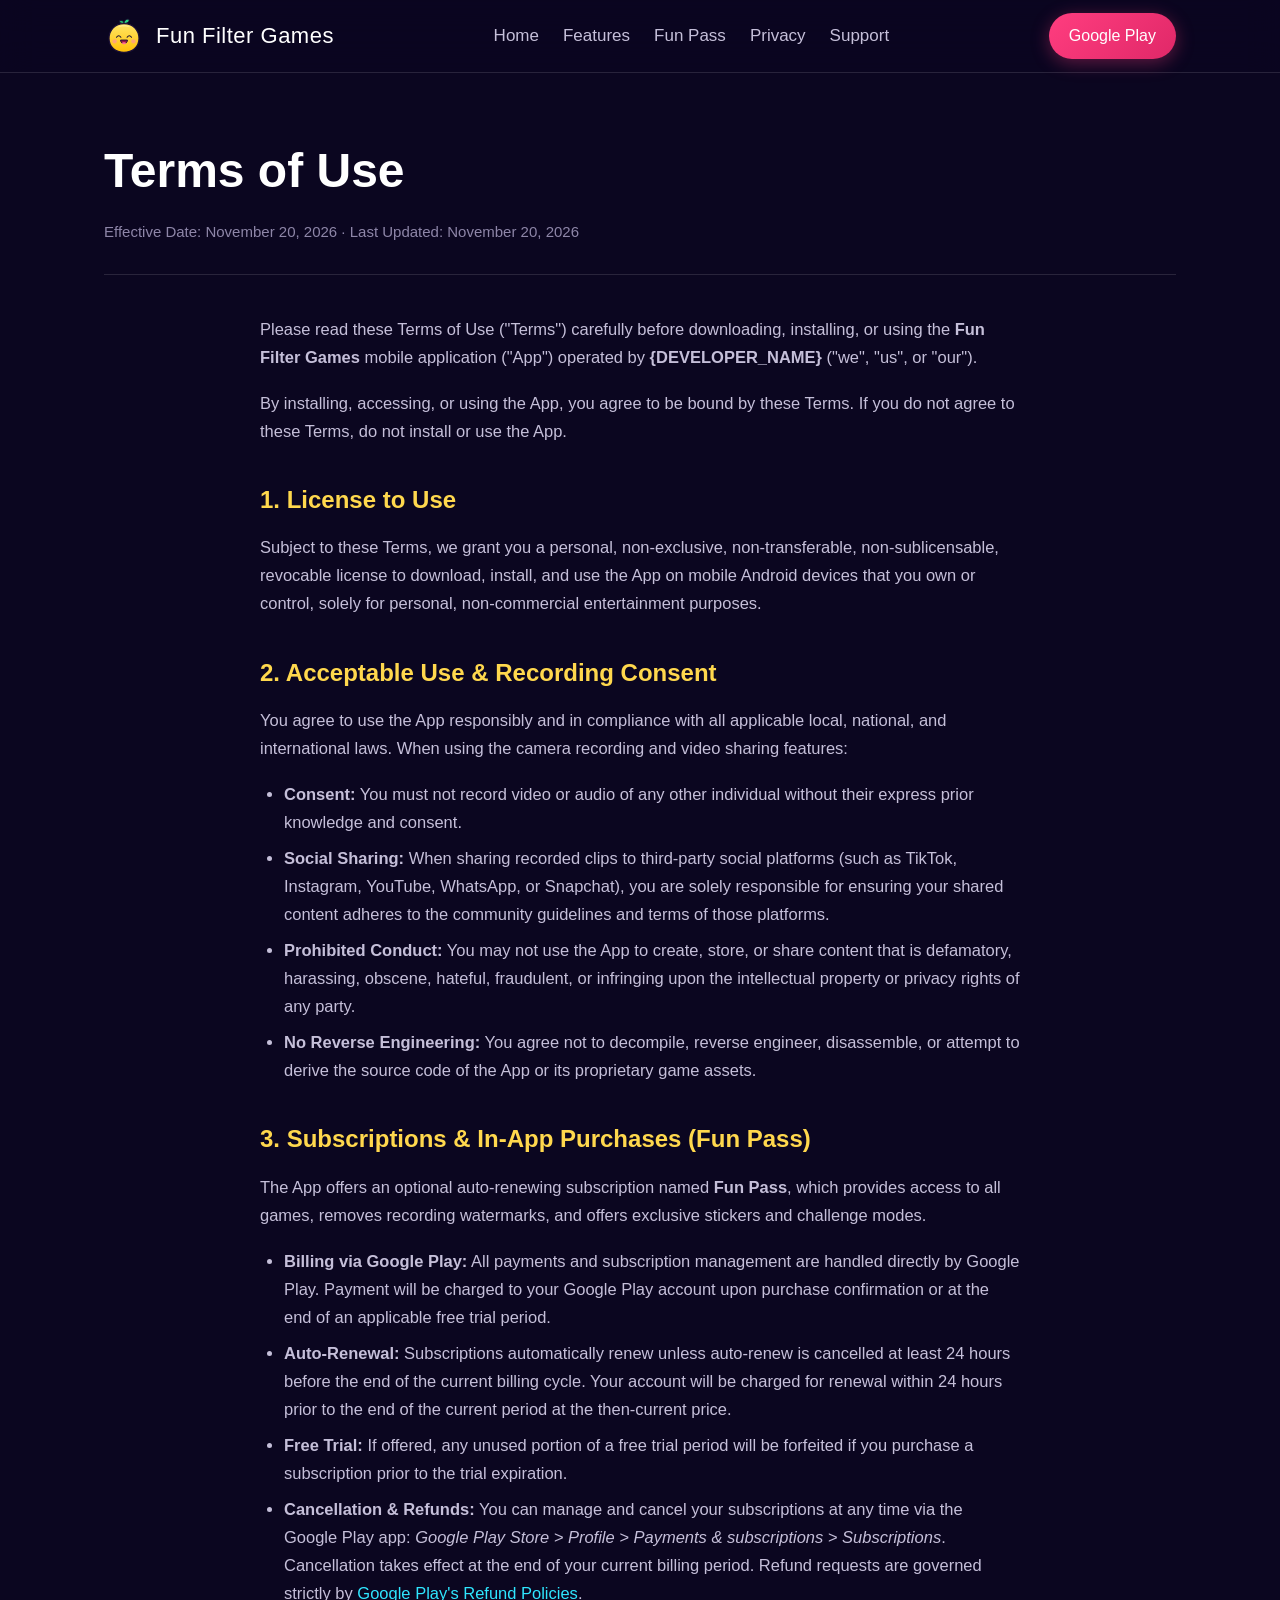
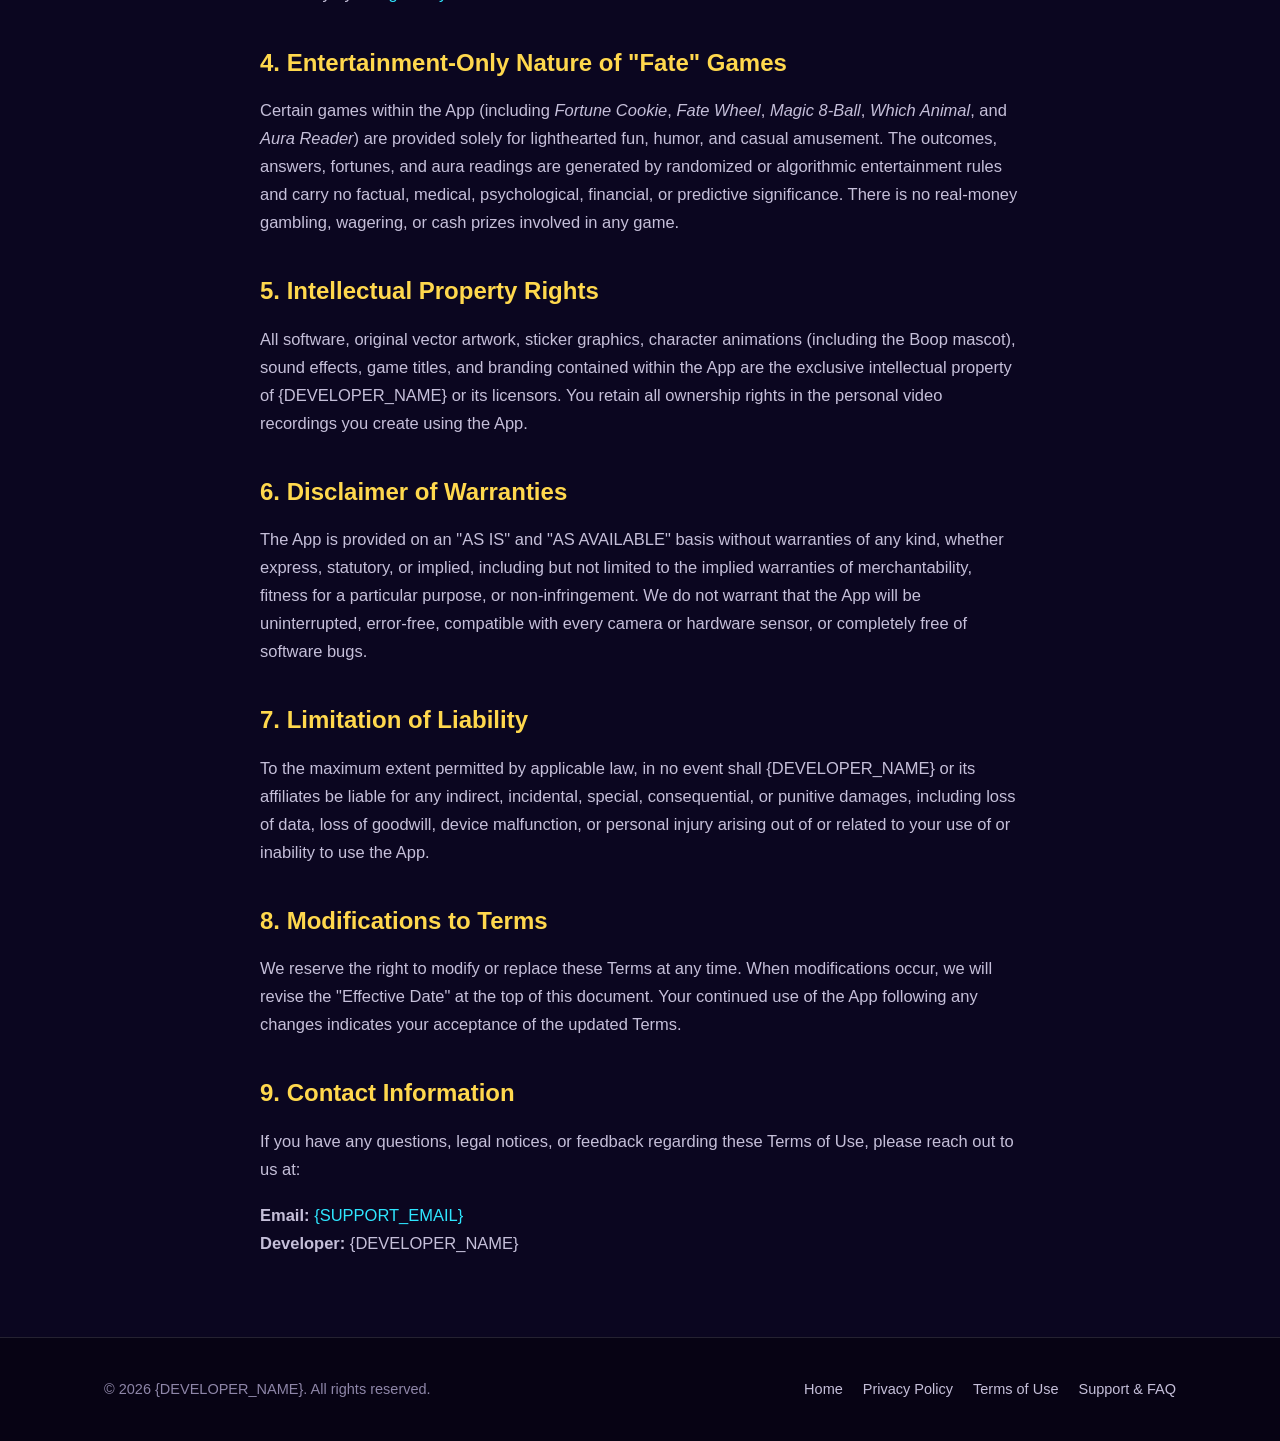
<file: terms/index.html>
<!DOCTYPE html>
<html lang="en">
<head>
  <meta charset="utf-8">
  <meta name="viewport" content="width=device-width, initial-scale=1">
  <title>Terms of Use — Fun Filter Games</title>
  <meta name="description" content="Official Terms of Use for Fun Filter Games. Learn about our licensing, acceptable use, subscriptions, and entertainment policies.">
  <link rel="stylesheet" href="../css/style.css">
  <link rel="icon" type="image/svg+xml" href="../assets/common/boop_smile.svg">
</head>
<body>

  <!-- Navigation -->
  <header>
    <div class="container nav-wrap">
      <a href="../" class="brand">
        <img src="../assets/common/boop_smile.svg" alt="Boop Mascot">
        <span>Fun Filter Games</span>
      </a>
      <nav class="nav-links">
        <a href="../">Home</a>
        <a href="../#features">Features</a>
        <a href="../#pass">Fun Pass</a>
        <a href="../privacy/">Privacy</a>
        <a href="../support/">Support</a>
      </nav>
      <a href="https://play.google.com/store/apps/details?id=com.funfiltergames.app" class="nav-btn" target="_blank" rel="noopener">
        <span>Google Play</span>
      </a>
    </div>
  </header>

  <main class="container">
    <div class="page-header">
      <h1>Terms of Use</h1>
      <p class="meta">Effective Date: November 20, 2026 · Last Updated: November 20, 2026</p>
    </div>

    <div class="content-body">
      <p>Please read these Terms of Use ("Terms") carefully before downloading, installing, or using the <strong>Fun Filter Games</strong> mobile application ("App") operated by <strong>{DEVELOPER_NAME}</strong> ("we", "us", or "our").</p>
      
      <p>By installing, accessing, or using the App, you agree to be bound by these Terms. If you do not agree to these Terms, do not install or use the App.</p>

      <h2>1. License to Use</h2>
      <p>Subject to these Terms, we grant you a personal, non-exclusive, non-transferable, non-sublicensable, revocable license to download, install, and use the App on mobile Android devices that you own or control, solely for personal, non-commercial entertainment purposes.</p>

      <h2>2. Acceptable Use &amp; Recording Consent</h2>
      <p>You agree to use the App responsibly and in compliance with all applicable local, national, and international laws. When using the camera recording and video sharing features:</p>
      <ul>
        <li><strong>Consent:</strong> You must not record video or audio of any other individual without their express prior knowledge and consent.</li>
        <li><strong>Social Sharing:</strong> When sharing recorded clips to third-party social platforms (such as TikTok, Instagram, YouTube, WhatsApp, or Snapchat), you are solely responsible for ensuring your shared content adheres to the community guidelines and terms of those platforms.</li>
        <li><strong>Prohibited Conduct:</strong> You may not use the App to create, store, or share content that is defamatory, harassing, obscene, hateful, fraudulent, or infringing upon the intellectual property or privacy rights of any party.</li>
        <li><strong>No Reverse Engineering:</strong> You agree not to decompile, reverse engineer, disassemble, or attempt to derive the source code of the App or its proprietary game assets.</li>
      </ul>

      <h2>3. Subscriptions &amp; In-App Purchases (Fun Pass)</h2>
      <p>The App offers an optional auto-renewing subscription named <strong>Fun Pass</strong>, which provides access to all games, removes recording watermarks, and offers exclusive stickers and challenge modes.</p>
      <ul>
        <li><strong>Billing via Google Play:</strong> All payments and subscription management are handled directly by Google Play. Payment will be charged to your Google Play account upon purchase confirmation or at the end of an applicable free trial period.</li>
        <li><strong>Auto-Renewal:</strong> Subscriptions automatically renew unless auto-renew is cancelled at least 24 hours before the end of the current billing cycle. Your account will be charged for renewal within 24 hours prior to the end of the current period at the then-current price.</li>
        <li><strong>Free Trial:</strong> If offered, any unused portion of a free trial period will be forfeited if you purchase a subscription prior to the trial expiration.</li>
        <li><strong>Cancellation &amp; Refunds:</strong> You can manage and cancel your subscriptions at any time via the Google Play app: <em>Google Play Store &gt; Profile &gt; Payments &amp; subscriptions &gt; Subscriptions</em>. Cancellation takes effect at the end of your current billing period. Refund requests are governed strictly by <a href="https://support.google.com/googleplay/answer/2479637" target="_blank" rel="noopener">Google Play's Refund Policies</a>.</li>
      </ul>

      <h2>4. Entertainment-Only Nature of "Fate" Games</h2>
      <p>Certain games within the App (including <em>Fortune Cookie</em>, <em>Fate Wheel</em>, <em>Magic 8-Ball</em>, <em>Which Animal</em>, and <em>Aura Reader</em>) are provided solely for lighthearted fun, humor, and casual amusement. The outcomes, answers, fortunes, and aura readings are generated by randomized or algorithmic entertainment rules and carry no factual, medical, psychological, financial, or predictive significance. There is no real-money gambling, wagering, or cash prizes involved in any game.</p>

      <h2>5. Intellectual Property Rights</h2>
      <p>All software, original vector artwork, sticker graphics, character animations (including the Boop mascot), sound effects, game titles, and branding contained within the App are the exclusive intellectual property of {DEVELOPER_NAME} or its licensors. You retain all ownership rights in the personal video recordings you create using the App.</p>

      <h2>6. Disclaimer of Warranties</h2>
      <p>The App is provided on an "AS IS" and "AS AVAILABLE" basis without warranties of any kind, whether express, statutory, or implied, including but not limited to the implied warranties of merchantability, fitness for a particular purpose, or non-infringement. We do not warrant that the App will be uninterrupted, error-free, compatible with every camera or hardware sensor, or completely free of software bugs.</p>

      <h2>7. Limitation of Liability</h2>
      <p>To the maximum extent permitted by applicable law, in no event shall {DEVELOPER_NAME} or its affiliates be liable for any indirect, incidental, special, consequential, or punitive damages, including loss of data, loss of goodwill, device malfunction, or personal injury arising out of or related to your use of or inability to use the App.</p>

      <h2>8. Modifications to Terms</h2>
      <p>We reserve the right to modify or replace these Terms at any time. When modifications occur, we will revise the "Effective Date" at the top of this document. Your continued use of the App following any changes indicates your acceptance of the updated Terms.</p>

      <h2>9. Contact Information</h2>
      <p>If you have any questions, legal notices, or feedback regarding these Terms of Use, please reach out to us at:</p>
      <p><strong>Email:</strong> <a href="mailto:{SUPPORT_EMAIL}">{SUPPORT_EMAIL}</a><br>
      <strong>Developer:</strong> {DEVELOPER_NAME}</p>
    </div>
  </main>

  <!-- Footer -->
  <footer>
    <div class="container footer-wrap">
      <div>
        <p>© 2026 {DEVELOPER_NAME}. All rights reserved.</p>
      </div>
      <div class="footer-links">
        <a href="../">Home</a>
        <a href="../privacy/">Privacy Policy</a>
        <a href="./">Terms of Use</a>
        <a href="../support/">Support &amp; FAQ</a>
      </div>
    </div>
  </footer>

</body>
</html>
</file>
<file: css/style.css>
/* Fun Filter Games — Official Website Stylesheet */
:root {
  --bg: #0B0620;
  --bg-card: #160F2E;
  --bg-card-hover: #1F153E;
  --chrome: #070314;
  --hot: #FF3D7F;
  --hot-glow: rgba(255, 61, 127, 0.35);
  --cyan: #2FE6FF;
  --lime: #B6FF3B;
  --gold: #FFD84D;
  --ink: #FFFFFF;
  --ink-dim: #C5BFD9;
  --ink-muted: #8E86A8;
  --line: rgba(255, 255, 255, 0.12);
  --line-hot: rgba(255, 61, 127, 0.4);
  --font-disp: 'Lilita One', -apple-system, BlinkMacSystemFont, 'Segoe UI', Roboto, sans-serif;
  --font-body: 'Fredoka', -apple-system, BlinkMacSystemFont, 'Segoe UI', Roboto, sans-serif;
  --radius-sm: 12px;
  --radius-md: 20px;
  --radius-lg: 32px;
  --radius-pill: 9999px;
  --max-w: 1120px;
  --shadow-card: 0 16px 40px rgba(0, 0, 0, 0.45);
}

*, *::before, *::after {
  box-sizing: border-box;
  margin: 0;
  padding: 0;
}

body {
  background: var(--bg);
  color: var(--ink);
  font-family: var(--font-body);
  font-size: 17px;
  line-height: 1.6;
  -webkit-font-smoothing: antialiased;
  min-height: 100vh;
  display: flex;
  flex-direction: column;
}

a {
  color: var(--cyan);
  text-decoration: none;
  transition: color 0.15s ease;
}
a:hover {
  color: var(--hot);
}

.container {
  width: 100%;
  max-width: var(--max-w);
  margin: 0 auto;
  padding: 0 24px;
}

/* Header & Nav */
header {
  position: sticky;
  top: 0;
  z-index: 100;
  background: rgba(11, 6, 32, 0.88);
  backdrop-filter: blur(16px);
  -webkit-backdrop-filter: blur(16px);
  border-bottom: 1px solid var(--line);
}
.nav-wrap {
  display: flex;
  align-items: center;
  justify-content: space-between;
  height: 72px;
}
.brand {
  display: flex;
  align-items: center;
  gap: 12px;
  color: var(--ink);
  font-family: var(--font-disp);
  font-size: 22px;
  letter-spacing: 0.5px;
}
.brand svg, .brand img {
  width: 40px;
  height: 40px;
}
.nav-links {
  display: flex;
  align-items: center;
  gap: 24px;
}
.nav-links a {
  color: var(--ink-dim);
  font-weight: 500;
}
.nav-links a:hover {
  color: var(--ink);
}
.nav-btn {
  display: inline-flex;
  align-items: center;
  gap: 8px;
  background: linear-gradient(135deg, var(--hot), #E02868);
  color: #FFF !important;
  font-family: var(--font-disp);
  font-size: 16px;
  padding: 10px 20px;
  border-radius: var(--radius-pill);
  box-shadow: 0 4px 18px var(--hot-glow);
  transition: transform 0.15s ease, box-shadow 0.15s ease;
}
.nav-btn:hover {
  transform: translateY(-2px);
  box-shadow: 0 8px 24px rgba(255, 61, 127, 0.5);
}

/* Buttons */
.btn-play {
  display: inline-flex;
  align-items: center;
  gap: 12px;
  background: #111;
  color: #FFF !important;
  border: 1.5px solid var(--line);
  padding: 12px 24px;
  border-radius: var(--radius-pill);
  font-weight: 600;
  box-shadow: var(--shadow-card);
  transition: transform 0.15s ease, border-color 0.15s ease;
}
.btn-play:hover {
  transform: translateY(-2px);
  border-color: var(--gold);
}
.btn-primary {
  display: inline-flex;
  align-items: center;
  justify-content: center;
  gap: 10px;
  background: linear-gradient(135deg, var(--hot), #E02868);
  color: #FFF !important;
  font-family: var(--font-disp);
  font-size: 20px;
  padding: 16px 36px;
  border-radius: var(--radius-pill);
  box-shadow: 0 8px 28px var(--hot-glow);
  transition: transform 0.15s ease, box-shadow 0.15s ease;
}
.btn-primary:hover {
  transform: translateY(-3px) scale(1.02);
  box-shadow: 0 12px 36px rgba(255, 61, 127, 0.6);
}

/* Hero Section */
.hero {
  padding: 80px 0 60px;
  text-align: center;
  position: relative;
  overflow: hidden;
}
.hero-badge {
  display: inline-flex;
  align-items: center;
  gap: 8px;
  padding: 6px 16px;
  background: rgba(255, 216, 77, 0.15);
  border: 1px solid rgba(255, 216, 77, 0.4);
  border-radius: var(--radius-pill);
  color: var(--gold);
  font-weight: 600;
  font-size: 14px;
  margin-bottom: 24px;
}
.hero h1 {
  font-family: var(--font-disp);
  font-size: clamp(38px, 6vw, 68px);
  line-height: 1.1;
  margin-bottom: 20px;
  letter-spacing: -0.5px;
}
.hero h1 span.gradient {
  background: linear-gradient(135deg, var(--hot) 0%, var(--gold) 50%, var(--cyan) 100%);
  -webkit-background-clip: text;
  -webkit-text-fill-color: transparent;
}
.hero p.lead {
  font-size: clamp(18px, 2.5vw, 22px);
  color: var(--ink-dim);
  max-width: 680px;
  margin: 0 auto 36px;
}
.hero-cta {
  display: flex;
  align-items: center;
  justify-content: center;
  gap: 16px;
  flex-wrap: wrap;
  margin-bottom: 50px;
}

/* Phone Mockup */
.mockup-wrap {
  display: flex;
  justify-content: center;
  margin-top: 20px;
}
.phone-mockup {
  width: 320px;
  height: 640px;
  background: #000;
  border-radius: 46px;
  border: 10px solid #282142;
  box-shadow: 0 25px 60px rgba(0, 0, 0, 0.7), 0 0 50px rgba(255, 61, 127, 0.25);
  position: relative;
  overflow: hidden;
  display: flex;
  flex-direction: column;
}
.phone-notch {
  position: absolute;
  top: 10px;
  left: 50%;
  transform: translateX(-50%);
  width: 90px;
  height: 20px;
  background: #282142;
  border-radius: 10px;
  z-index: 20;
}
.mockup-screen {
  flex: 1;
  position: relative;
  background: #070314;
  overflow: hidden;
  display: flex;
  flex-direction: column;
  justify-content: space-between;
  padding: 40px 16px 24px;
}
.mockup-carousel {
  position: absolute;
  inset: 0;
  display: flex;
  transition: transform 0.6s cubic-bezier(0.2, 0.8, 0.2, 1);
}
.mockup-slide {
  min-width: 100%;
  height: 100%;
  display: flex;
  flex-direction: column;
  align-items: center;
  justify-content: center;
  padding: 20px;
  text-align: center;
  position: relative;
}
.mockup-slide img, .mockup-slide svg {
  max-width: 85%;
  max-height: 70%;
  border-radius: 16px;
  box-shadow: 0 10px 30px rgba(0,0,0,0.6);
}
.mockup-caption {
  position: absolute;
  bottom: 30px;
  left: 16px;
  right: 16px;
  background: rgba(11, 6, 32, 0.85);
  border: 1px solid var(--line);
  border-radius: var(--radius-pill);
  padding: 8px 16px;
  font-family: var(--font-disp);
  font-size: 15px;
  color: var(--gold);
  backdrop-filter: blur(8px);
}

/* Feature Grid */
.section {
  padding: 80px 0;
}
.section-title {
  text-align: center;
  font-family: var(--font-disp);
  font-size: clamp(30px, 4vw, 44px);
  margin-bottom: 16px;
}
.section-sub {
  text-align: center;
  color: var(--ink-dim);
  font-size: 19px;
  max-width: 620px;
  margin: 0 auto 50px;
}
.grid-3 {
  display: grid;
  grid-template-columns: repeat(auto-fit, minmax(300px, 1fr));
  gap: 28px;
}
.feature-card {
  background: var(--bg-card);
  border: 1px solid var(--line);
  border-radius: var(--radius-md);
  padding: 32px 28px;
  transition: transform 0.2s ease, border-color 0.2s ease, box-shadow 0.2s ease;
  position: relative;
  overflow: hidden;
}
.feature-card:hover {
  transform: translateY(-4px);
  border-color: var(--line-hot);
  box-shadow: 0 12px 32px rgba(255, 61, 127, 0.2);
}
.feature-icon {
  width: 56px;
  height: 56px;
  border-radius: 16px;
  background: rgba(255, 61, 127, 0.15);
  border: 1px solid rgba(255, 61, 127, 0.3);
  display: flex;
  align-items: center;
  justify-content: center;
  font-size: 28px;
  margin-bottom: 20px;
}
.feature-card h3 {
  font-family: var(--font-disp);
  font-size: 22px;
  margin-bottom: 12px;
  color: var(--ink);
}
.feature-card p {
  color: var(--ink-dim);
  font-size: 15.5px;
  line-height: 1.55;
}

/* Pass Section */
.pass-box {
  background: linear-gradient(135deg, #1C1236 0%, #2A154A 100%);
  border: 2px solid var(--gold);
  border-radius: var(--radius-lg);
  padding: 48px;
  display: flex;
  align-items: center;
  justify-content: space-between;
  gap: 40px;
  flex-wrap: wrap;
  box-shadow: 0 20px 50px rgba(0, 0, 0, 0.5), 0 0 30px rgba(255, 216, 77, 0.2);
}
.pass-info {
  flex: 1;
  min-width: 280px;
}
.pass-info .badge {
  display: inline-block;
  background: var(--gold);
  color: #000;
  font-family: var(--font-disp);
  font-size: 13px;
  padding: 4px 12px;
  border-radius: var(--radius-pill);
  margin-bottom: 14px;
}
.pass-info h2 {
  font-family: var(--font-disp);
  font-size: 36px;
  color: var(--gold);
  margin-bottom: 12px;
}
.pass-info p {
  color: var(--ink-dim);
  font-size: 17px;
  margin-bottom: 20px;
}
.pass-perks {
  list-style: none;
  display: flex;
  flex-direction: column;
  gap: 10px;
}
.pass-perks li {
  display: flex;
  align-items: center;
  gap: 10px;
  font-size: 16px;
  color: #FFF;
}
.pass-perks li span.check {
  color: var(--lime);
  font-weight: 700;
}

/* Privacy Guarantee Banner */
.privacy-banner {
  background: rgba(47, 230, 255, 0.08);
  border: 1px solid rgba(47, 230, 255, 0.3);
  border-radius: var(--radius-md);
  padding: 36px;
  text-align: center;
  max-width: 820px;
  margin: 0 auto;
}
.privacy-banner h3 {
  font-family: var(--font-disp);
  font-size: 26px;
  color: var(--cyan);
  margin-bottom: 12px;
}
.privacy-banner p {
  color: var(--ink-dim);
  font-size: 16.5px;
  margin-bottom: 20px;
}

/* Content Pages (Privacy, Terms, Support) */
.page-header {
  padding: 60px 0 30px;
  border-bottom: 1px solid var(--line);
  margin-bottom: 40px;
}
.page-header h1 {
  font-family: var(--font-disp);
  font-size: clamp(32px, 5vw, 48px);
  margin-bottom: 10px;
}
.page-header p.meta {
  color: var(--ink-muted);
  font-size: 15px;
}
.content-body {
  max-width: 760px;
  margin: 0 auto 80px;
}
.content-body h2 {
  font-family: var(--font-disp);
  font-size: 24px;
  color: var(--gold);
  margin: 36px 0 14px;
}
.content-body h3 {
  font-family: var(--font-disp);
  font-size: 19px;
  color: var(--cyan);
  margin: 24px 0 10px;
}
.content-body p, .content-body ul, .content-body ol {
  color: var(--ink-dim);
  font-size: 16.5px;
  line-height: 1.7;
  margin-bottom: 18px;
}
.content-body ul, .content-body ol {
  padding-left: 24px;
}
.content-body li {
  margin-bottom: 8px;
}

/* Challenge Page (site/c/) */
.challenge-wrap {
  min-height: 80vh;
  display: flex;
  align-items: center;
  justify-content: center;
  padding: 40px 20px;
}
.challenge-card {
  background: var(--bg-card);
  border: 2px solid var(--line-hot);
  border-radius: var(--radius-lg);
  padding: 36px 28px;
  max-width: 440px;
  width: 100%;
  text-align: center;
  box-shadow: 0 20px 50px rgba(0, 0, 0, 0.7), 0 0 35px var(--hot-glow);
}
.challenge-cover {
  width: 220px;
  height: 330px;
  margin: 0 auto 20px;
  border-radius: var(--radius-md);
  box-shadow: 0 10px 25px rgba(0,0,0,0.5);
  object-fit: cover;
  border: 2px solid var(--line);
}
.challenge-score-box {
  background: rgba(255, 61, 127, 0.15);
  border: 1px solid var(--hot);
  border-radius: var(--radius-pill);
  padding: 8px 20px;
  font-family: var(--font-disp);
  font-size: 22px;
  color: #FFF;
  display: inline-block;
  margin-bottom: 20px;
}
.challenge-title {
  font-family: var(--font-disp);
  font-size: 28px;
  margin-bottom: 8px;
}

/* Footer */
footer {
  margin-top: auto;
  background: var(--chrome);
  border-top: 1px solid var(--line);
  padding: 40px 0;
  color: var(--ink-muted);
  font-size: 14.5px;
}
.footer-wrap {
  display: flex;
  align-items: center;
  justify-content: space-between;
  flex-wrap: wrap;
  gap: 20px;
}
.footer-links {
  display: flex;
  gap: 20px;
  flex-wrap: wrap;
}
.footer-links a {
  color: var(--ink-dim);
}
.footer-links a:hover {
  color: var(--ink);
}

@media (max-width: 768px) {
  .nav-links {
    display: none;
  }
  .pass-box {
    padding: 32px 24px;
  }
  .hero {
    padding: 50px 0 40px;
  }
}
</file>
